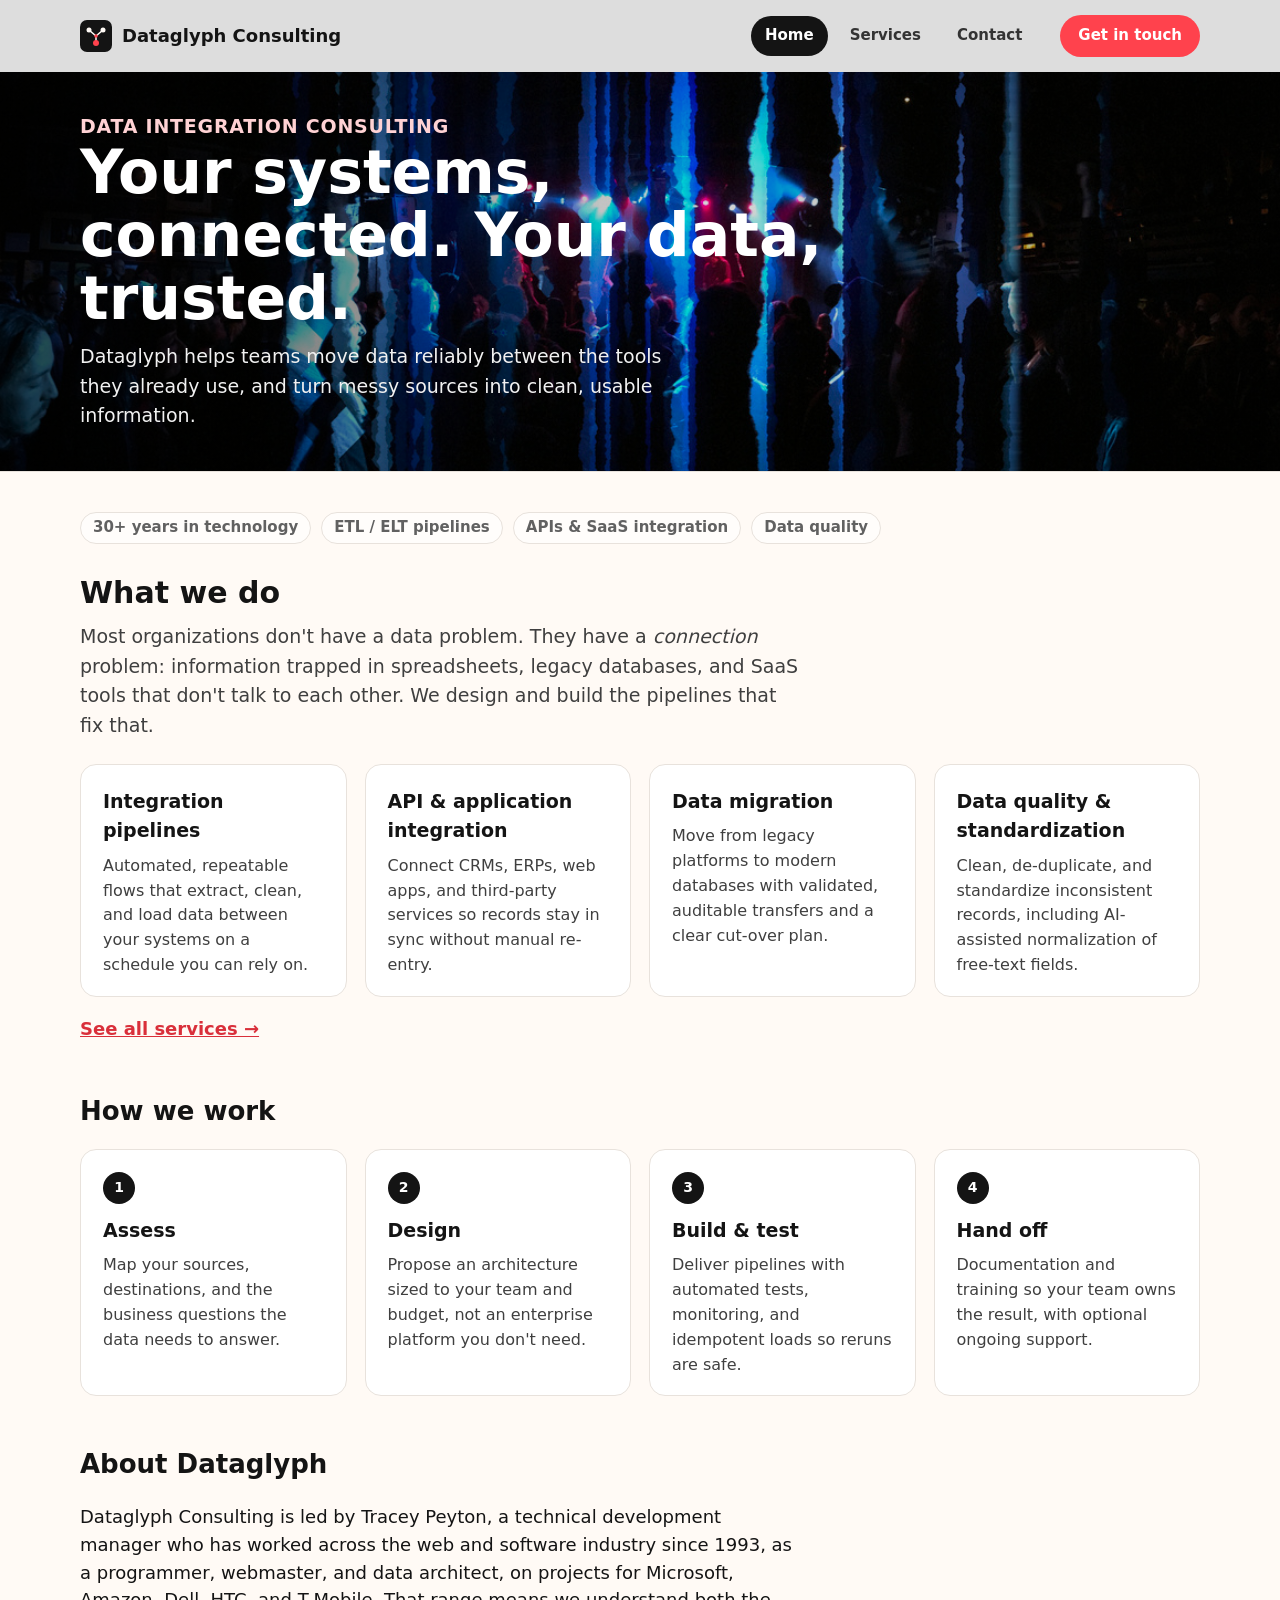
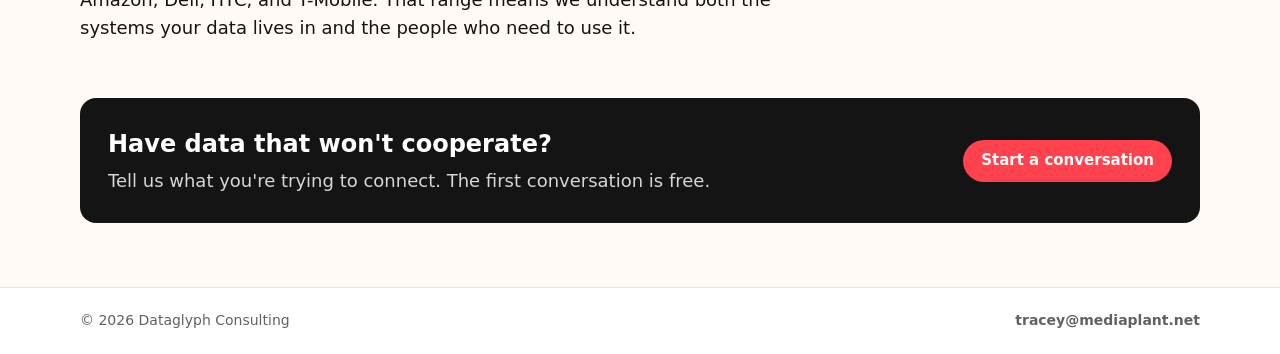
<file: index.html>
<!DOCTYPE html>
<html lang="en">
<head>
  <meta charset="utf-8">
  <meta name="viewport" content="width=device-width, initial-scale=1">
  <title>Dataglyph Consulting - Data Integration Services</title>
  <meta name="description" content="Dataglyph Consulting helps organizations connect, clean, and move their data: integration pipelines, API connections, migrations, and data quality.">
  <link rel="icon" type="image/svg+xml" href="assets/images/favicon.svg">
  <link rel="stylesheet" href="assets/css/style.css">
</head>
<body>
<header class="site-header">
  <nav class="topbar" aria-label="Main navigation">
    <a class="brand" href="index.html"><img src="assets/images/favicon.svg" alt="">Dataglyph Consulting</a>
    <ul class="nav-links">
      <li><a href="index.html" class="active" aria-current="page">Home</a></li>
      <li><a href="services.html">Services</a></li>
      <li><a href="contact.html">Contact</a></li>
    </ul>
    <a class="cta-link" href="contact.html">Get in touch</a>
  </nav>

  <div class="cover">
    <div class="cover-inner">
      <p class="eyebrow">Data integration consulting</p>
      <h1>Your systems, connected. Your data, trusted.</h1>
      <p>Dataglyph helps teams move data reliably between the tools they already use, and turn messy sources into clean, usable information.</p>
    </div>
  </div>
</header>

<section class="page">
  <ul class="stats" aria-label="Highlights">
    <li>30+ years in technology</li>
    <li>ETL / ELT pipelines</li>
    <li>APIs &amp; SaaS integration</li>
    <li>Data quality</li>
  </ul>

  <header class="page-header">
    <h2>What we do</h2>
    <p class="lede">Most organizations don't have a data problem. They have a <em>connection</em> problem: information trapped in spreadsheets, legacy databases, and SaaS tools that don't talk to each other. We design and build the pipelines that fix that.</p>
  </header>

  <div class="card-grid">
    <article class="card">
      <h3>Integration pipelines</h3>
      <p>Automated, repeatable flows that extract, clean, and load data between your systems on a schedule you can rely on.</p>
    </article>
    <article class="card">
      <h3>API &amp; application integration</h3>
      <p>Connect CRMs, ERPs, web apps, and third-party services so records stay in sync without manual re-entry.</p>
    </article>
    <article class="card">
      <h3>Data migration</h3>
      <p>Move from legacy platforms to modern databases with validated, auditable transfers and a clear cut-over plan.</p>
    </article>
    <article class="card">
      <h3>Data quality &amp; standardization</h3>
      <p>Clean, de-duplicate, and standardize inconsistent records, including AI-assisted normalization of free-text fields.</p>
    </article>
  </div>
  <p class="prose" style="margin-top: 18px;"><a href="services.html">See all services &rarr;</a></p>

  <section class="section">
    <h2>How we work</h2>
    <div class="card-grid">
      <article class="card">
        <span class="num">1</span>
        <h3>Assess</h3>
        <p>Map your sources, destinations, and the business questions the data needs to answer.</p>
      </article>
      <article class="card">
        <span class="num">2</span>
        <h3>Design</h3>
        <p>Propose an architecture sized to your team and budget, not an enterprise platform you don't need.</p>
      </article>
      <article class="card">
        <span class="num">3</span>
        <h3>Build &amp; test</h3>
        <p>Deliver pipelines with automated tests, monitoring, and idempotent loads so reruns are safe.</p>
      </article>
      <article class="card">
        <span class="num">4</span>
        <h3>Hand off</h3>
        <p>Documentation and training so your team owns the result, with optional ongoing support.</p>
      </article>
    </div>
  </section>

  <section class="section prose">
    <h2>About Dataglyph</h2>
    <p>Dataglyph Consulting is led by Tracey Peyton, a technical development manager who has worked across the web and software industry since 1993, as a programmer, webmaster, and data architect, on projects for Microsoft, Amazon, Dell, HTC, and T-Mobile. That range means we understand both the systems your data lives in and the people who need to use it.</p>
  </section>

  <aside class="callout">
    <div>
      <h2>Have data that won't cooperate?</h2>
      <p>Tell us what you're trying to connect. The first conversation is free.</p>
    </div>
    <a class="cta-link" href="contact.html">Start a conversation</a>
  </aside>
</section>

<footer class="site-footer">
  <div>
    <span>&copy; 2026 Dataglyph Consulting</span>
    <a href="mailto:tracey@mediaplant.net">tracey@mediaplant.net</a>
  </div>
</footer>
</body>
</html>
</file>
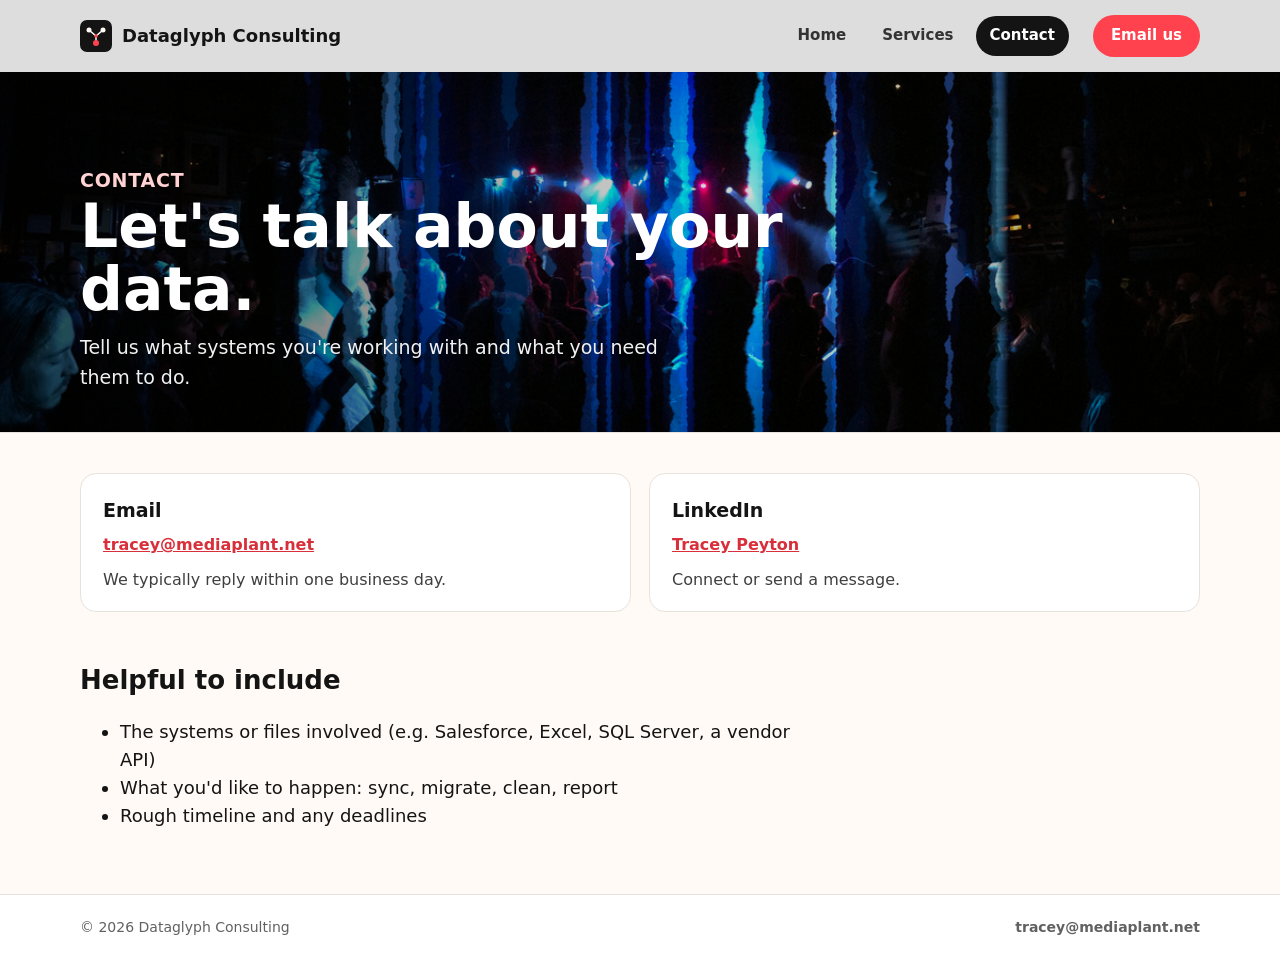
<file: contact.html>
<!DOCTYPE html>
<html lang="en">
<head>
  <meta charset="utf-8">
  <meta name="viewport" content="width=device-width, initial-scale=1">
  <title>Dataglyph Consulting - Contact</title>
  <meta name="description" content="Contact Dataglyph Consulting about a data integration project.">
  <link rel="icon" type="image/svg+xml" href="assets/images/favicon.svg">
  <link rel="stylesheet" href="assets/css/style.css">
</head>
<body>
<header class="site-header">
  <nav class="topbar" aria-label="Main navigation">
    <a class="brand" href="index.html"><img src="assets/images/favicon.svg" alt="">Dataglyph Consulting</a>
    <ul class="nav-links">
      <li><a href="index.html">Home</a></li>
      <li><a href="services.html">Services</a></li>
      <li><a href="contact.html" class="active" aria-current="page">Contact</a></li>
    </ul>
    <a class="cta-link" href="mailto:tracey@mediaplant.net">Email us</a>
  </nav>

  <div class="cover">
    <div class="cover-inner">
      <p class="eyebrow">Contact</p>
      <h1>Let's talk about your data.</h1>
      <p>Tell us what systems you're working with and what you need them to do.</p>
    </div>
  </div>
</header>

<section class="page">
  <div class="card-grid">
    <article class="card">
      <h3>Email</h3>
      <p><a href="mailto:tracey@mediaplant.net">tracey@mediaplant.net</a></p>
      <p style="margin-top: 10px;">We typically reply within one business day.</p>
    </article>
    <article class="card">
      <h3>LinkedIn</h3>
      <p><a href="https://www.linkedin.com/in/traceypeyton/" target="_blank" rel="noopener">Tracey Peyton</a></p>
      <p style="margin-top: 10px;">Connect or send a message.</p>
    </article>
  </div>

  <section class="section prose">
    <h2>Helpful to include</h2>
    <ul>
      <li>The systems or files involved (e.g. Salesforce, Excel, SQL Server, a vendor API)</li>
      <li>What you'd like to happen: sync, migrate, clean, report</li>
      <li>Rough timeline and any deadlines</li>
    </ul>
  </section>
</section>

<footer class="site-footer">
  <div>
    <span>&copy; 2026 Dataglyph Consulting</span>
    <a href="mailto:tracey@mediaplant.net">tracey@mediaplant.net</a>
  </div>
</footer>
</body>
</html>
</file>
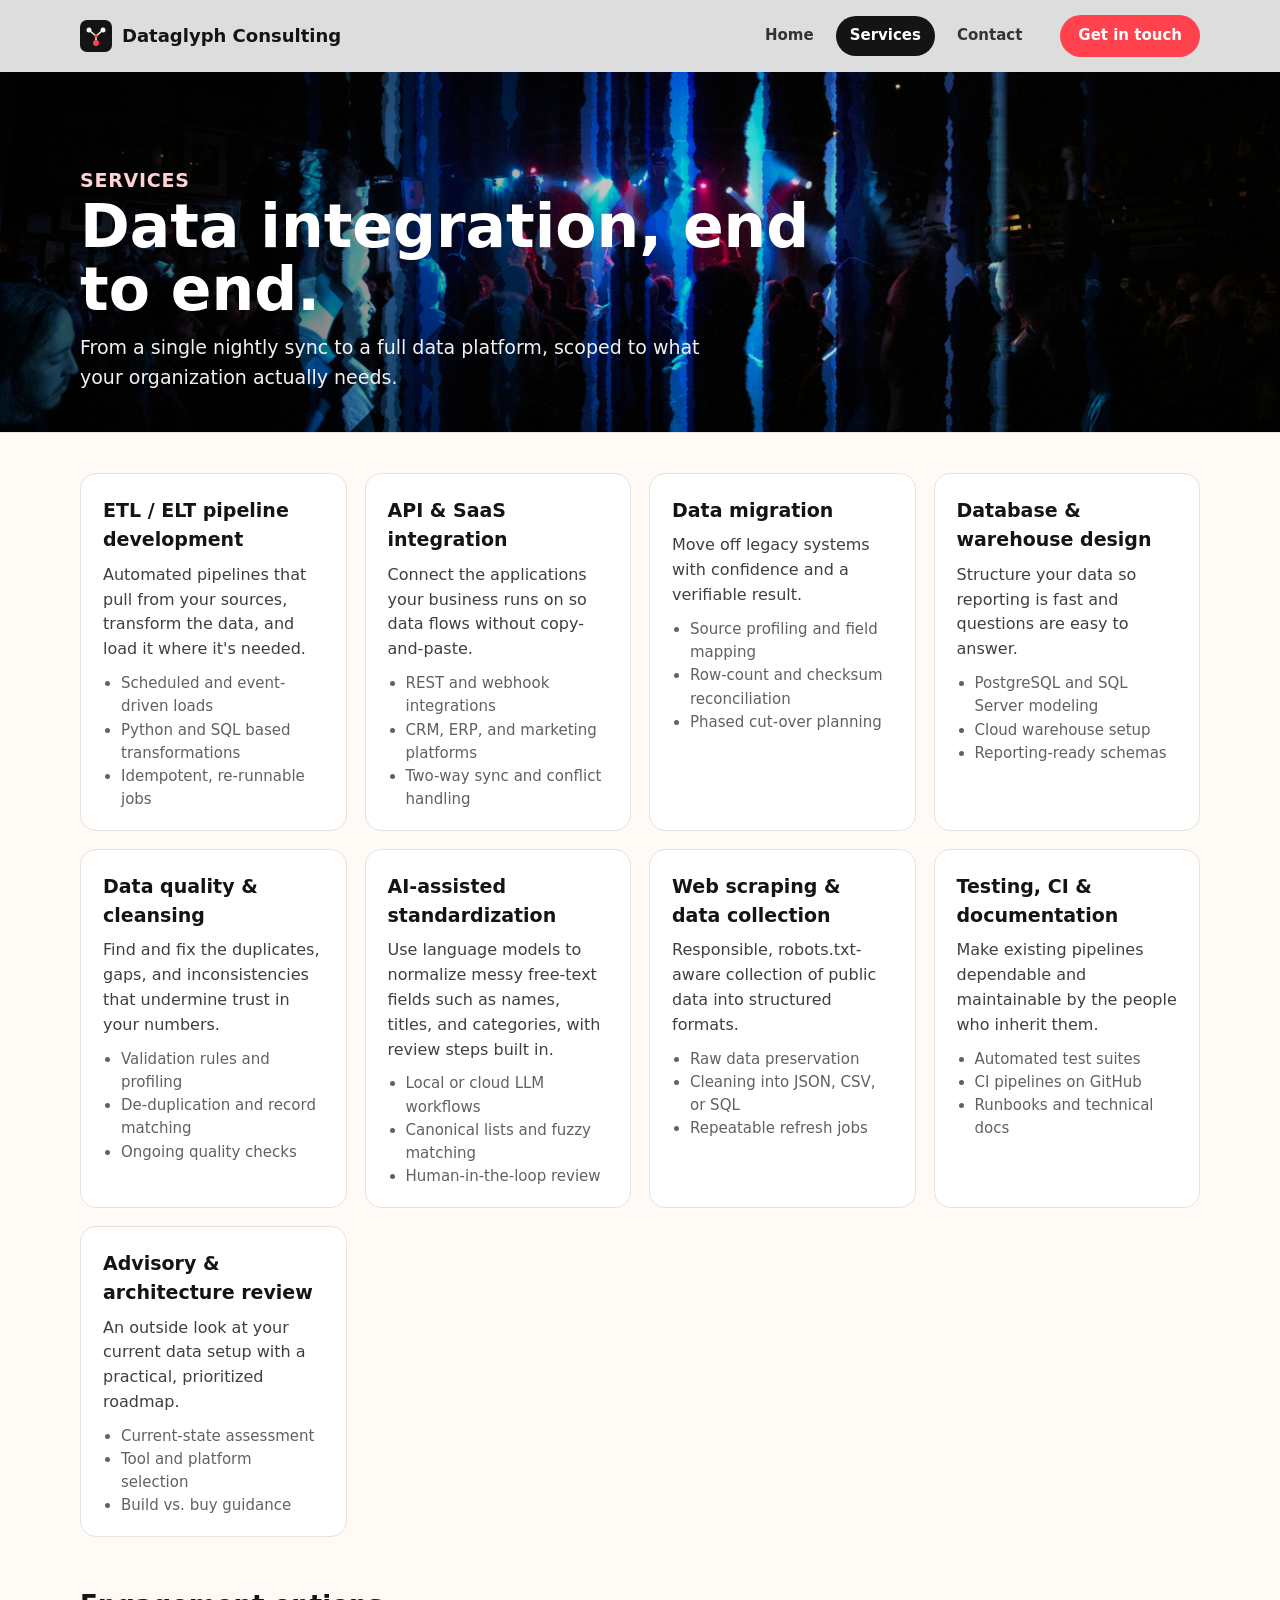
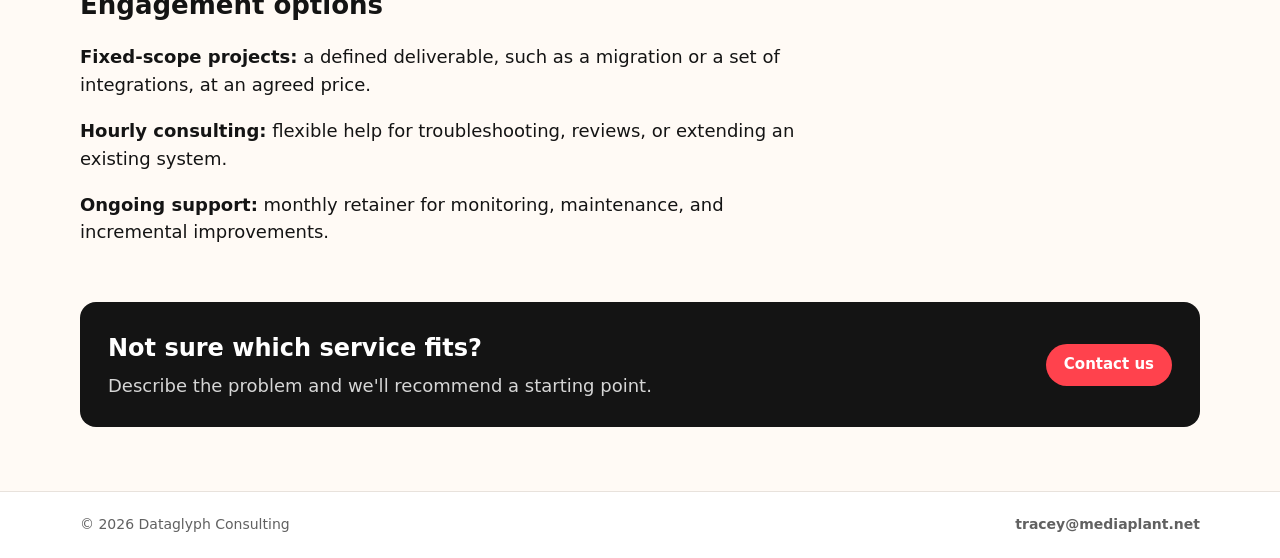
<file: services.html>
<!DOCTYPE html>
<html lang="en">
<head>
  <meta charset="utf-8">
  <meta name="viewport" content="width=device-width, initial-scale=1">
  <title>Dataglyph Consulting - Services</title>
  <meta name="description" content="Data integration consulting services from Dataglyph: pipelines, API integration, migration, warehousing, data quality, and AI-assisted standardization.">
  <link rel="icon" type="image/svg+xml" href="assets/images/favicon.svg">
  <link rel="stylesheet" href="assets/css/style.css">
</head>
<body>
<header class="site-header">
  <nav class="topbar" aria-label="Main navigation">
    <a class="brand" href="index.html"><img src="assets/images/favicon.svg" alt="">Dataglyph Consulting</a>
    <ul class="nav-links">
      <li><a href="index.html">Home</a></li>
      <li><a href="services.html" class="active" aria-current="page">Services</a></li>
      <li><a href="contact.html">Contact</a></li>
    </ul>
    <a class="cta-link" href="contact.html">Get in touch</a>
  </nav>

  <div class="cover">
    <div class="cover-inner">
      <p class="eyebrow">Services</p>
      <h1>Data integration, end to end.</h1>
      <p>From a single nightly sync to a full data platform, scoped to what your organization actually needs.</p>
    </div>
  </div>
</header>

<section class="page">
  <div class="card-grid">
    <article class="card">
      <h3>ETL / ELT pipeline development</h3>
      <p>Automated pipelines that pull from your sources, transform the data, and load it where it's needed.</p>
      <ul>
        <li>Scheduled and event-driven loads</li>
        <li>Python and SQL based transformations</li>
        <li>Idempotent, re-runnable jobs</li>
      </ul>
    </article>
    <article class="card">
      <h3>API &amp; SaaS integration</h3>
      <p>Connect the applications your business runs on so data flows without copy-and-paste.</p>
      <ul>
        <li>REST and webhook integrations</li>
        <li>CRM, ERP, and marketing platforms</li>
        <li>Two-way sync and conflict handling</li>
      </ul>
    </article>
    <article class="card">
      <h3>Data migration</h3>
      <p>Move off legacy systems with confidence and a verifiable result.</p>
      <ul>
        <li>Source profiling and field mapping</li>
        <li>Row-count and checksum reconciliation</li>
        <li>Phased cut-over planning</li>
      </ul>
    </article>
    <article class="card">
      <h3>Database &amp; warehouse design</h3>
      <p>Structure your data so reporting is fast and questions are easy to answer.</p>
      <ul>
        <li>PostgreSQL and SQL Server modeling</li>
        <li>Cloud warehouse setup</li>
        <li>Reporting-ready schemas</li>
      </ul>
    </article>
    <article class="card">
      <h3>Data quality &amp; cleansing</h3>
      <p>Find and fix the duplicates, gaps, and inconsistencies that undermine trust in your numbers.</p>
      <ul>
        <li>Validation rules and profiling</li>
        <li>De-duplication and record matching</li>
        <li>Ongoing quality checks</li>
      </ul>
    </article>
    <article class="card">
      <h3>AI-assisted standardization</h3>
      <p>Use language models to normalize messy free-text fields such as names, titles, and categories, with review steps built in.</p>
      <ul>
        <li>Local or cloud LLM workflows</li>
        <li>Canonical lists and fuzzy matching</li>
        <li>Human-in-the-loop review</li>
      </ul>
    </article>
    <article class="card">
      <h3>Web scraping &amp; data collection</h3>
      <p>Responsible, robots.txt-aware collection of public data into structured formats.</p>
      <ul>
        <li>Raw data preservation</li>
        <li>Cleaning into JSON, CSV, or SQL</li>
        <li>Repeatable refresh jobs</li>
      </ul>
    </article>
    <article class="card">
      <h3>Testing, CI &amp; documentation</h3>
      <p>Make existing pipelines dependable and maintainable by the people who inherit them.</p>
      <ul>
        <li>Automated test suites</li>
        <li>CI pipelines on GitHub</li>
        <li>Runbooks and technical docs</li>
      </ul>
    </article>
    <article class="card">
      <h3>Advisory &amp; architecture review</h3>
      <p>An outside look at your current data setup with a practical, prioritized roadmap.</p>
      <ul>
        <li>Current-state assessment</li>
        <li>Tool and platform selection</li>
        <li>Build vs. buy guidance</li>
      </ul>
    </article>
  </div>

  <section class="section prose">
    <h2>Engagement options</h2>
    <p><strong>Fixed-scope projects:</strong> a defined deliverable, such as a migration or a set of integrations, at an agreed price.</p>
    <p><strong>Hourly consulting:</strong> flexible help for troubleshooting, reviews, or extending an existing system.</p>
    <p><strong>Ongoing support:</strong> monthly retainer for monitoring, maintenance, and incremental improvements.</p>
  </section>

  <aside class="callout">
    <div>
      <h2>Not sure which service fits?</h2>
      <p>Describe the problem and we'll recommend a starting point.</p>
    </div>
    <a class="cta-link" href="contact.html">Contact us</a>
  </aside>
</section>

<footer class="site-footer">
  <div>
    <span>&copy; 2026 Dataglyph Consulting</span>
    <a href="mailto:tracey@mediaplant.net">tracey@mediaplant.net</a>
  </div>
</footer>
</body>
</html>
</file>
<file: assets/css/style.css>
* {
  box-sizing: border-box;
}

:root {
  --ink: #141414;
  --muted: #616161;
  --line: #e8e2dc;
  --paper: #fffaf5;
  --surface: #ffffff;
  --accent: #ff424d;
  --accent-dark: #d92f3a;
  --topbar: #dddddd;
}

body {
  margin: 0;
  color: var(--ink);
  background: var(--paper);
  font-family: Inter, ui-sans-serif, system-ui, -apple-system, BlinkMacSystemFont, "Segoe UI", sans-serif;
  font-size: 18px;
  line-height: 1.55;
}

a {
  color: inherit;
}

h1,
h2,
h3,
p {
  margin-top: 0;
}

/* ---------- Header / nav ---------- */

.site-header {
  background: var(--surface);
  border-bottom: 1px solid var(--line);
}

.topbar {
  display: grid;
  grid-template-columns: auto 1fr auto;
  align-items: center;
  gap: 24px;
  width: 100%;
  min-height: 72px;
  padding: 0 max(16px, calc((100% - 1120px) / 2));
  background: var(--topbar);
}

.brand {
  display: inline-flex;
  align-items: center;
  gap: 10px;
  justify-self: start;
  font-size: 18px;
  font-weight: 800;
  text-decoration: none;
}

.brand img {
  width: 32px;
  height: 32px;
}

.nav-links {
  justify-self: end;
  display: flex;
  flex-wrap: wrap;
  align-items: center;
  justify-content: flex-end;
  gap: 8px;
  margin: 0;
  padding: 0;
  list-style: none;
}

.nav-links a {
  display: inline-flex;
  align-items: center;
  min-height: 40px;
  padding: 0 14px;
  border-radius: 999px;
  color: #333333;
  font-size: 15px;
  font-weight: 700;
  text-decoration: none;
}

.nav-links a:hover {
  background: #f3eee9;
}

.nav-links a.active {
  background: var(--ink);
  color: #ffffff;
}

.cta-link {
  display: inline-flex;
  align-items: center;
  justify-content: center;
  min-width: 104px;
  min-height: 42px;
  padding: 0 18px;
  border-radius: 999px;
  background: var(--accent);
  color: #ffffff;
  font-size: 15px;
  font-weight: 800;
  text-decoration: none;
}

.cta-link:hover {
  background: var(--accent-dark);
}

/* ---------- Cover ---------- */

.cover {
  min-height: clamp(220px, 30vw, 360px);
  background:
    linear-gradient(90deg, rgba(0, 0, 0, 0.72), rgba(0, 0, 0, 0.15) 55%, rgba(0, 0, 0, 0.4)),
    url("../images/065(1).JPG") center / cover no-repeat,
    #1d1d1f;
}

.cover-inner {
  display: flex;
  flex-direction: column;
  justify-content: flex-end;
  width: min(1120px, calc(100% - 32px));
  min-height: inherit;
  margin: 0 auto;
  padding: 40px 0;
  color: #ffffff;
}

.cover .eyebrow {
  color: #ffd2d4;
}

.cover h1 {
  max-width: 760px;
  margin-bottom: 12px;
  font-size: clamp(34px, 5vw, 60px);
  line-height: 1.05;
}

.cover p {
  max-width: 620px;
  margin-bottom: 0;
  color: #f1f1f1;
  font-size: 19px;
}

.eyebrow {
  margin: 0 0 6px;
  color: var(--muted);
  font-size: 14px;
  font-weight: 800;
  letter-spacing: 0.04em;
  text-transform: uppercase;
}

/* ---------- Page body ---------- */

.page {
  width: min(1120px, calc(100% - 32px));
  margin: 40px auto 64px;
}

.page-header {
  max-width: 720px;
  margin-bottom: 24px;
}

.page-header h2 {
  margin-bottom: 12px;
  font-size: 30px;
  line-height: 1.15;
}

.lede {
  color: #3f3f3f;
  font-size: 19px;
}

.prose {
  max-width: 720px;
}

.prose a,
.card a {
  color: var(--accent-dark);
  font-weight: 800;
}

.stats {
  display: flex;
  flex-wrap: wrap;
  gap: 10px;
  margin: 0 0 32px;
  padding: 0;
  list-style: none;
  color: var(--muted);
  font-size: 15px;
  font-weight: 700;
}

.stats li {
  display: inline-flex;
  align-items: center;
  min-height: 32px;
  padding: 0 12px;
  border: 1px solid var(--line);
  border-radius: 999px;
  background: #fffdfb;
}

.section {
  margin-top: 48px;
}

.section > h2 {
  margin-bottom: 18px;
  font-size: 26px;
}

.card-grid {
  display: grid;
  grid-template-columns: repeat(auto-fit, minmax(260px, 1fr));
  gap: 18px;
}

.card {
  padding: 22px 22px 18px;
  border: 1px solid var(--line);
  border-radius: 16px;
  background: var(--surface);
}

.card h3 {
  margin-bottom: 8px;
  font-size: 19px;
}

.card p {
  margin-bottom: 0;
  color: #3f3f3f;
  font-size: 16px;
}

.card ul {
  margin: 10px 0 0;
  padding-left: 18px;
  color: var(--muted);
  font-size: 15px;
}

.card .num {
  display: inline-flex;
  align-items: center;
  justify-content: center;
  width: 32px;
  height: 32px;
  margin-bottom: 12px;
  border-radius: 50%;
  background: var(--ink);
  color: #ffffff;
  font-size: 14px;
  font-weight: 800;
}

.callout {
  display: flex;
  flex-wrap: wrap;
  align-items: center;
  justify-content: space-between;
  gap: 18px;
  margin-top: 56px;
  padding: 28px;
  border-radius: 16px;
  background: var(--ink);
  color: #ffffff;
}

.callout h2 {
  margin-bottom: 4px;
  font-size: 24px;
}

.callout p {
  margin-bottom: 0;
  color: #d6d6d6;
}

.contact-list {
  margin: 0;
  padding: 0;
  list-style: none;
}

.contact-list li {
  margin-bottom: 10px;
}

/* ---------- Footer ---------- */

.site-footer {
  border-top: 1px solid var(--line);
  background: var(--surface);
  color: var(--muted);
  font-size: 14px;
}

.site-footer div {
  display: flex;
  flex-wrap: wrap;
  justify-content: space-between;
  gap: 12px;
  width: min(1120px, calc(100% - 32px));
  margin: 0 auto;
  padding: 22px 0;
}

.site-footer a {
  font-weight: 700;
  text-decoration: none;
}

/* ---------- Mobile ---------- */

@media (max-width: 760px) {
  .topbar {
    grid-template-columns: 1fr;
    gap: 10px;
    padding: 14px 16px;
  }

  .brand,
  .cta-link {
    justify-self: center;
  }

  .nav-links {
    width: 100%;
    justify-self: center;
    justify-content: center;
  }

  .nav-links a {
    padding: 0 12px;
  }

  .cover-inner {
    padding: 28px 0;
  }

  .callout {
    padding: 22px;
  }
}
</file>
